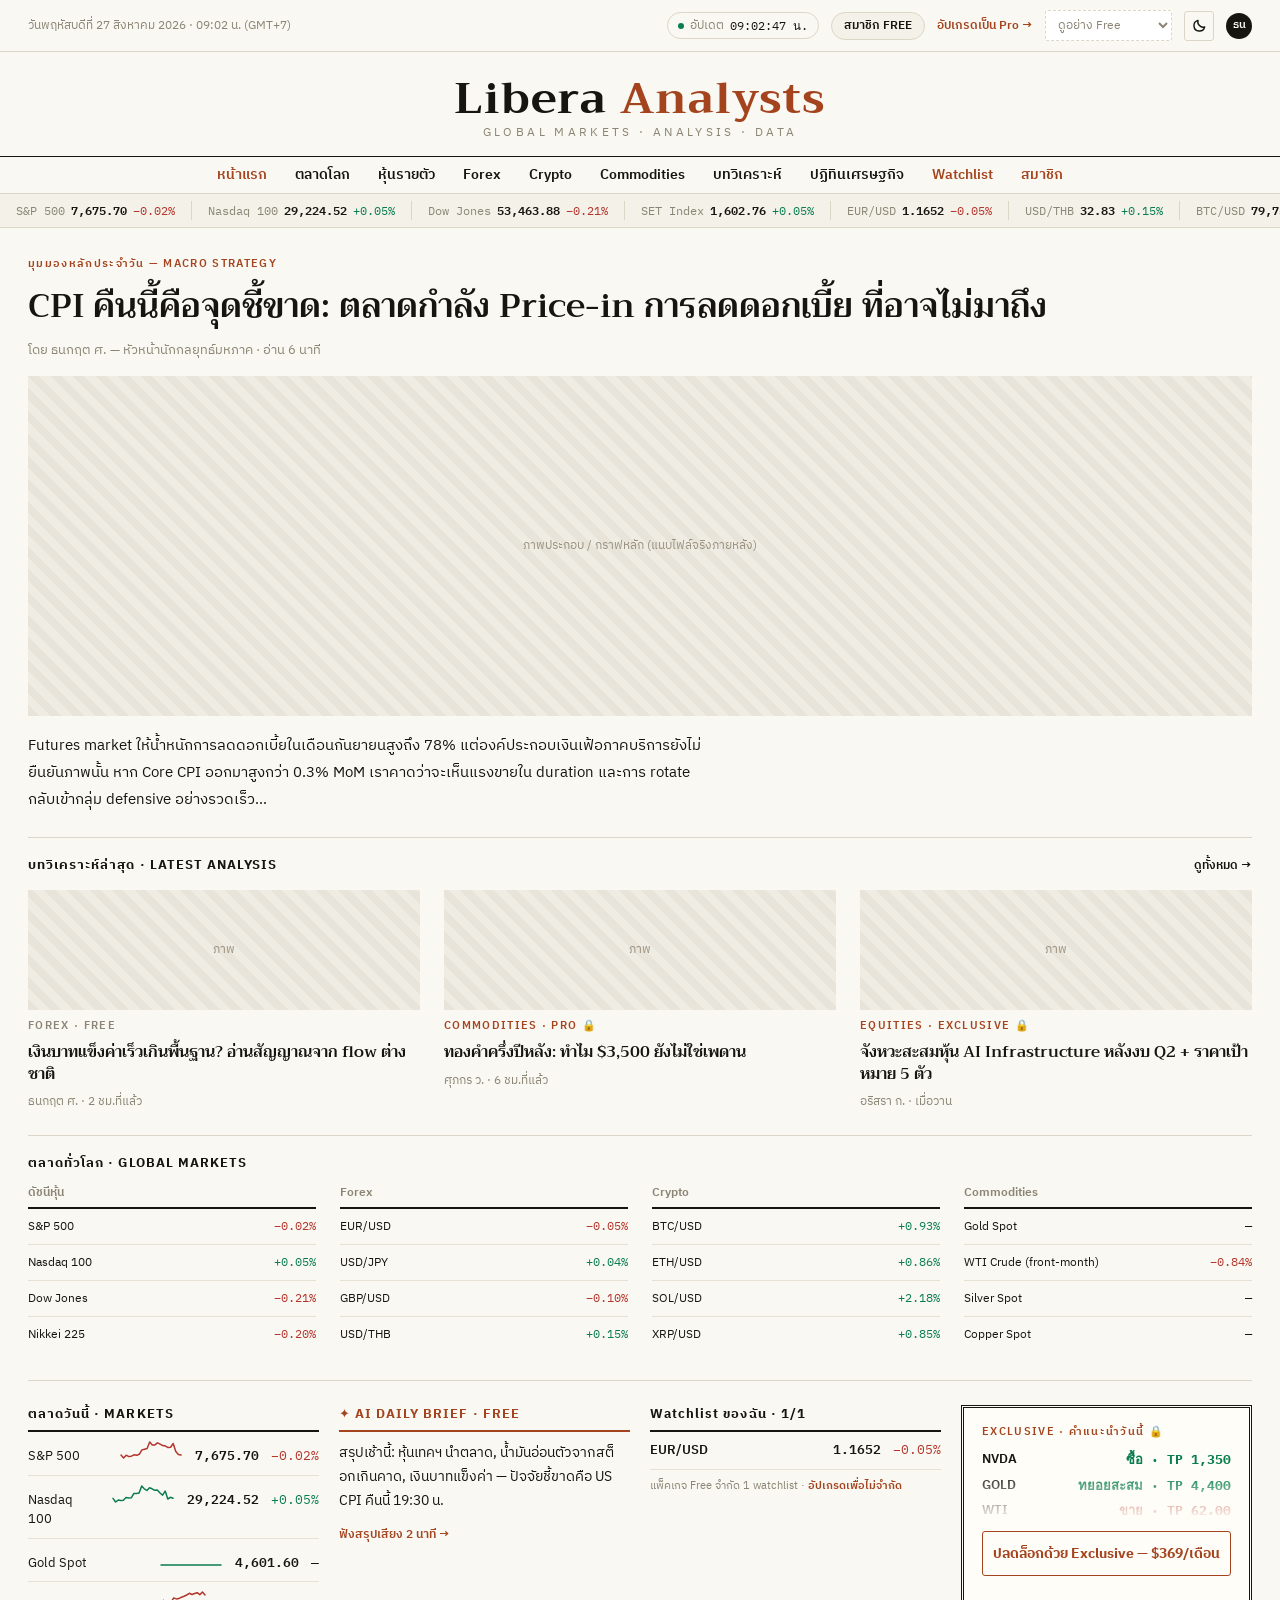
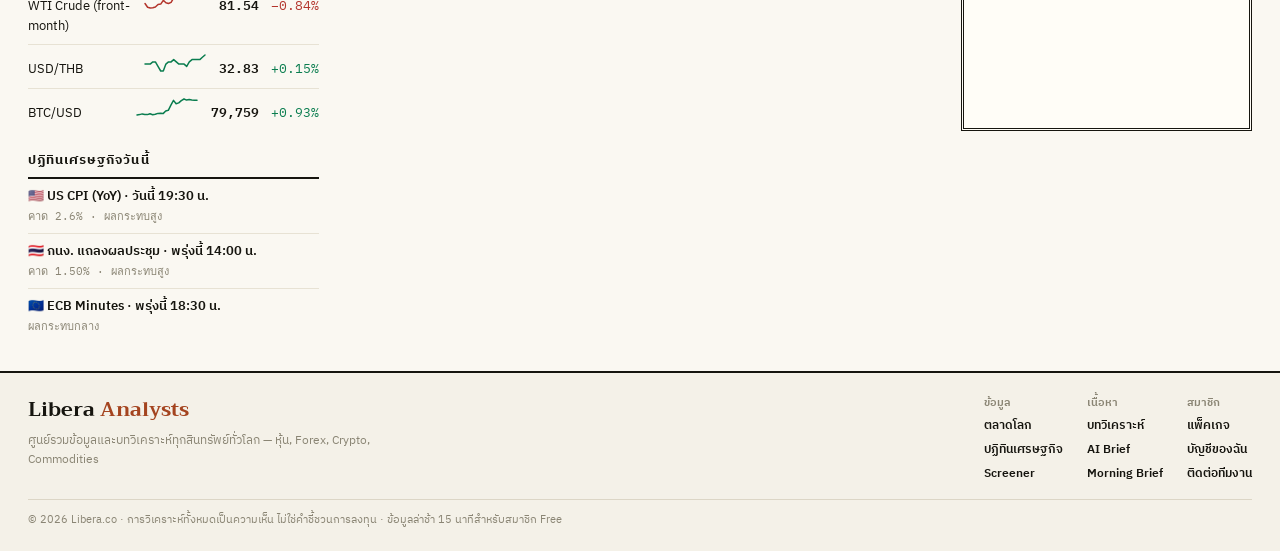
<file: index.html>
<!DOCTYPE html>
<html lang="th">
<head>
<meta charset="utf-8">
<meta name="viewport" content="width=device-width, initial-scale=1">
<title>Libera Analysts — บทวิเคราะห์และข้อมูลตลาดโลก</title>
<meta name="description" content="ศูนย์รวมข้อมูลและบทวิเคราะห์ทุกสินทรัพย์ทั่วโลก — หุ้น, Forex, Crypto, Commodities. บทวิเคราะห์จากทีมนักกลยุทธ์และ AI Daily Brief ทุกเช้า">
<meta name="color-scheme" content="light dark">

<meta property="og:title" content="Libera Analysts — บทวิเคราะห์และข้อมูลตลาดโลก">
<meta property="og:description" content="ศูนย์รวมข้อมูลและบทวิเคราะห์ทุกสินทรัพย์ทั่วโลก — หุ้น, Forex, Crypto, Commodities">
<meta property="og:type" content="website">

<link rel="icon" href="data:image/svg+xml,<svg xmlns='http://www.w3.org/2000/svg' viewBox='0 0 32 32'><rect width='32' height='32' fill='%23faf8f2'/><text x='16' y='23' font-family='Georgia,serif' font-size='22' font-weight='700' text-anchor='middle' fill='%23a4441f'>L</text></svg>">

<link rel="preconnect" href="https://fonts.googleapis.com">
<link rel="preconnect" href="https://fonts.gstatic.com" crossorigin>
<link rel="stylesheet" href="https://fonts.googleapis.com/css2?family=IBM+Plex+Sans+Thai:wght@400;500;600;700&family=IBM+Plex+Mono:wght@400;500;600&family=Trirong:wght@500;600;700&display=swap">

<link rel="stylesheet" href="./assets/css/tokens.css">
<link rel="stylesheet" href="./assets/css/base.css">
<link rel="stylesheet" href="./assets/css/layout.css">
<link rel="stylesheet" href="./assets/css/components.css">

<script>
  /* Stamp the saved theme before first paint so the page never flashes. */
  try {
    var t = localStorage.getItem('libera-theme');
    if (t) document.documentElement.dataset.theme = t;
  } catch (e) {}
</script>
</head>
<body>

<a class="skip-link" href="#main">ข้ามไปยังเนื้อหาหลัก</a>

<div class="page">
  <header id="chrome-top"></header>

  <main class="layout" id="main">
    <div class="layout__main" id="home-main">
      <p class="mut">กำลังโหลดบทวิเคราะห์…</p>
    </div>
    <aside class="layout__side" id="home-side" aria-label="ข้อมูลตลาดและสมาชิก"></aside>
  </main>

  <div id="chrome-bottom"></div>
</div>

<script type="module" src="./assets/js/home.js"></script>
</body>
</html>
</file>
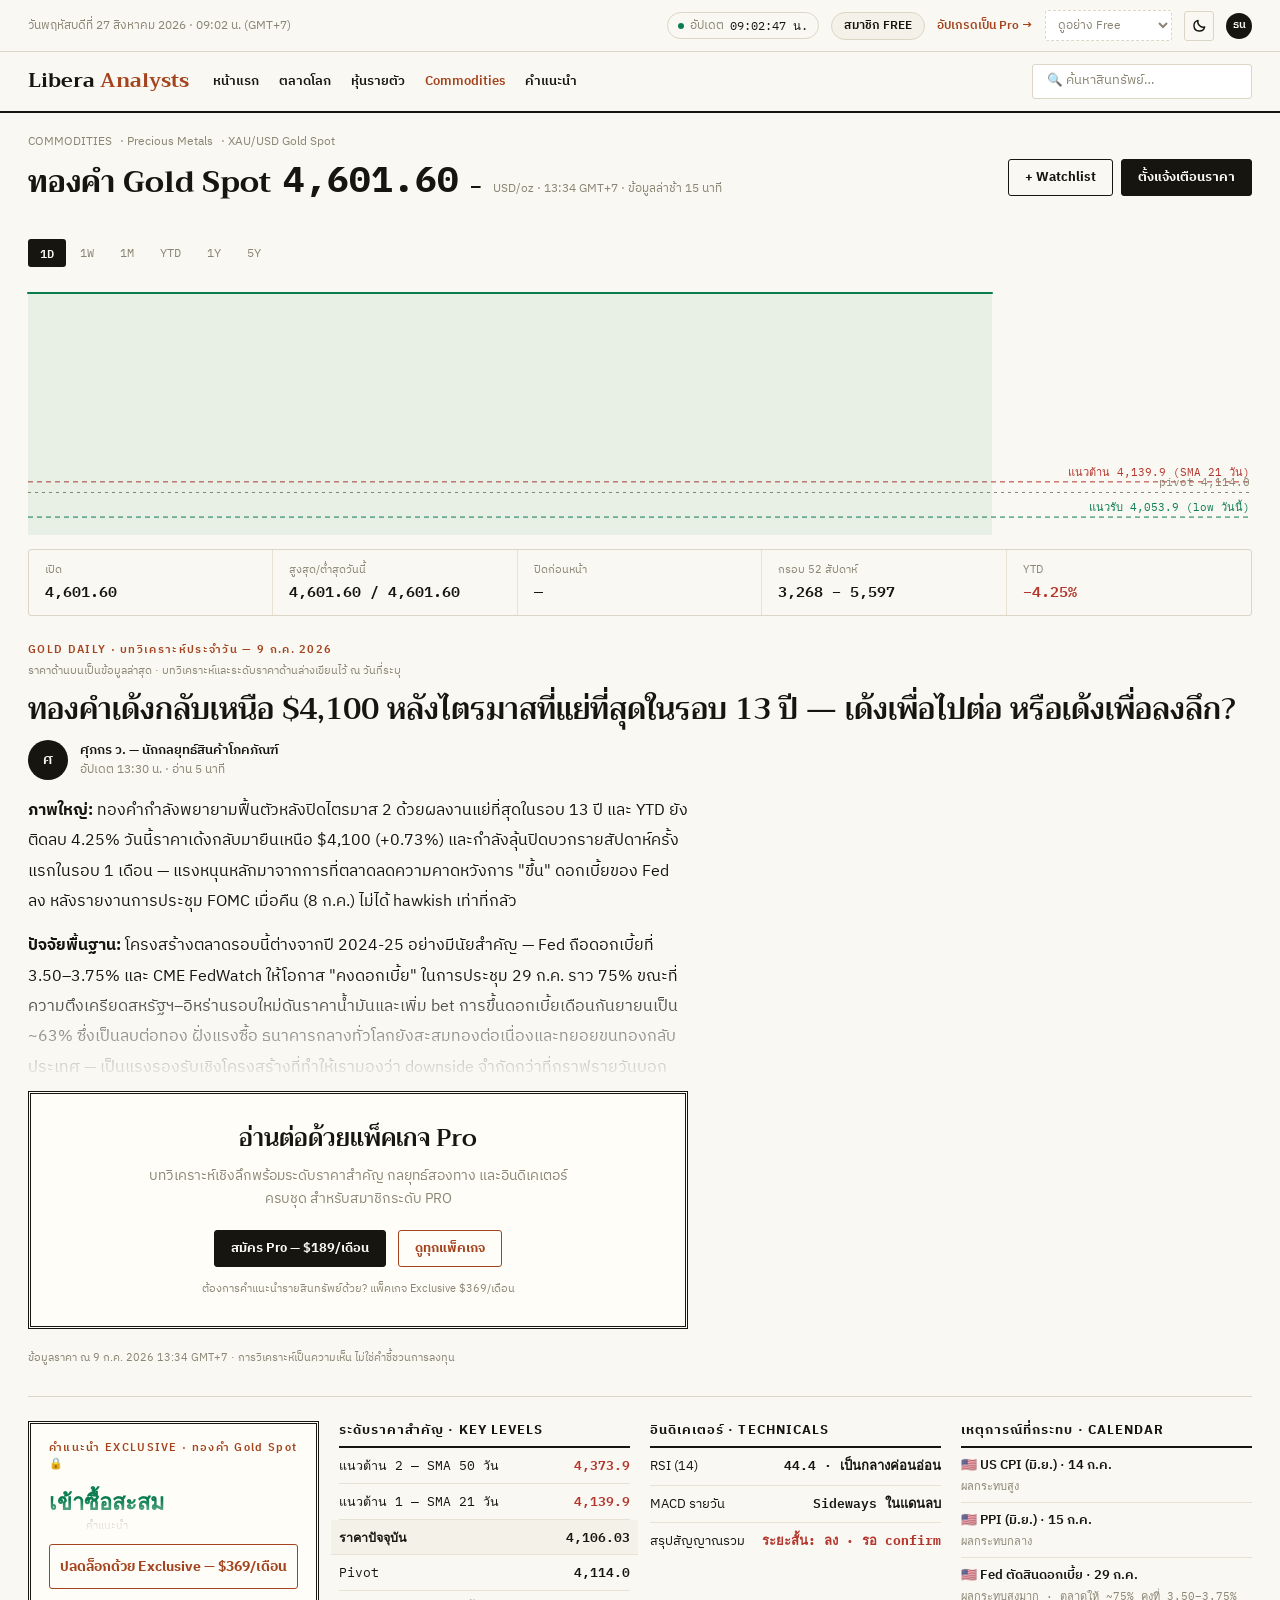
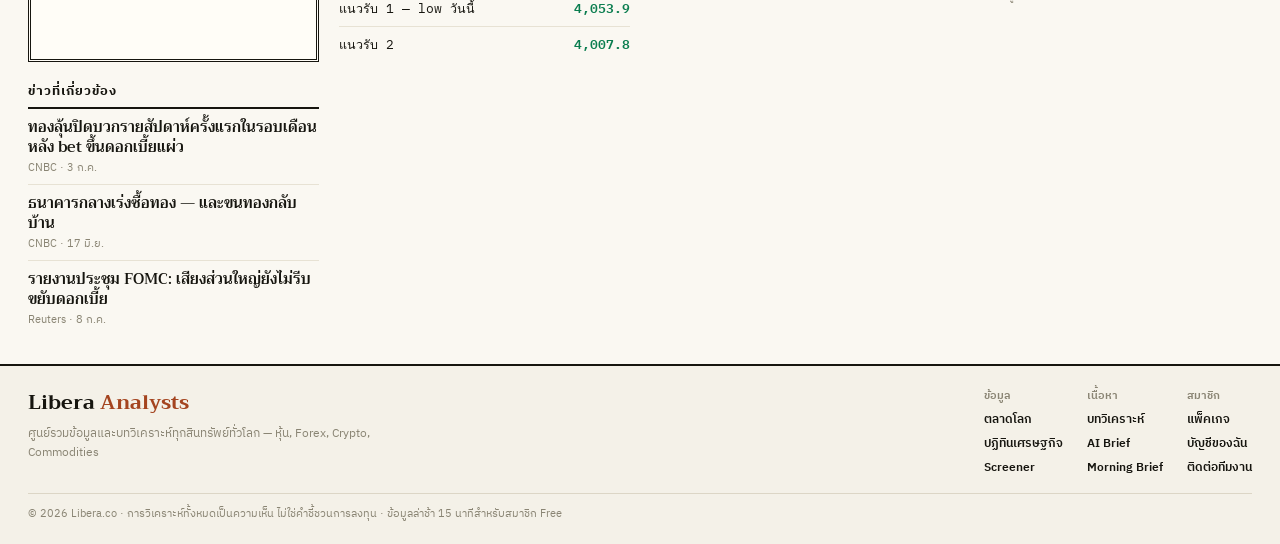
<file: analysis.html>
<!DOCTYPE html>
<html lang="th">
<head>
<meta charset="utf-8">
<meta name="viewport" content="width=device-width, initial-scale=1">
<title>บทวิเคราะห์เชิงลึก — Libera Analysts</title>
<meta name="description" content="บทวิเคราะห์รายวันเชิงลึก พร้อมระดับราคาสำคัญ อินดิเคเตอร์ และกลยุทธ์สองทาง จากทีมนักกลยุทธ์ Libera Analysts">
<meta name="color-scheme" content="light dark">

<link rel="icon" href="data:image/svg+xml,<svg xmlns='http://www.w3.org/2000/svg' viewBox='0 0 32 32'><rect width='32' height='32' fill='%23faf8f2'/><text x='16' y='23' font-family='Georgia,serif' font-size='22' font-weight='700' text-anchor='middle' fill='%23a4441f'>L</text></svg>">

<link rel="preconnect" href="https://fonts.googleapis.com">
<link rel="preconnect" href="https://fonts.gstatic.com" crossorigin>
<link rel="stylesheet" href="https://fonts.googleapis.com/css2?family=IBM+Plex+Sans+Thai:wght@400;500;600;700&family=IBM+Plex+Mono:wght@400;500;600&family=Trirong:wght@500;600;700&display=swap">

<link rel="stylesheet" href="./assets/css/tokens.css">
<link rel="stylesheet" href="./assets/css/base.css">
<link rel="stylesheet" href="./assets/css/layout.css">
<link rel="stylesheet" href="./assets/css/components.css">

<script>
  try {
    var t = localStorage.getItem('libera-theme');
    if (t) document.documentElement.dataset.theme = t;
  } catch (e) {}
</script>
</head>
<body>

<a class="skip-link" href="#main">ข้ามไปยังเนื้อหาหลัก</a>

<div class="page">
  <header id="chrome-top"></header>

  <!-- instrument header sits above the two-column grid -->
  <div id="instrument-head"></div>

  <main class="layout layout--lg-sidebar" id="main">
    <div class="layout__main" id="analysis-main">
      <p class="mut">กำลังโหลดบทวิเคราะห์…</p>
    </div>
    <aside class="layout__side" id="analysis-side" aria-label="คำแนะนำและระดับราคา"></aside>
  </main>

  <div id="chrome-bottom"></div>
</div>

<script type="module" src="./assets/js/analysis.js"></script>
</body>
</html>
</file>
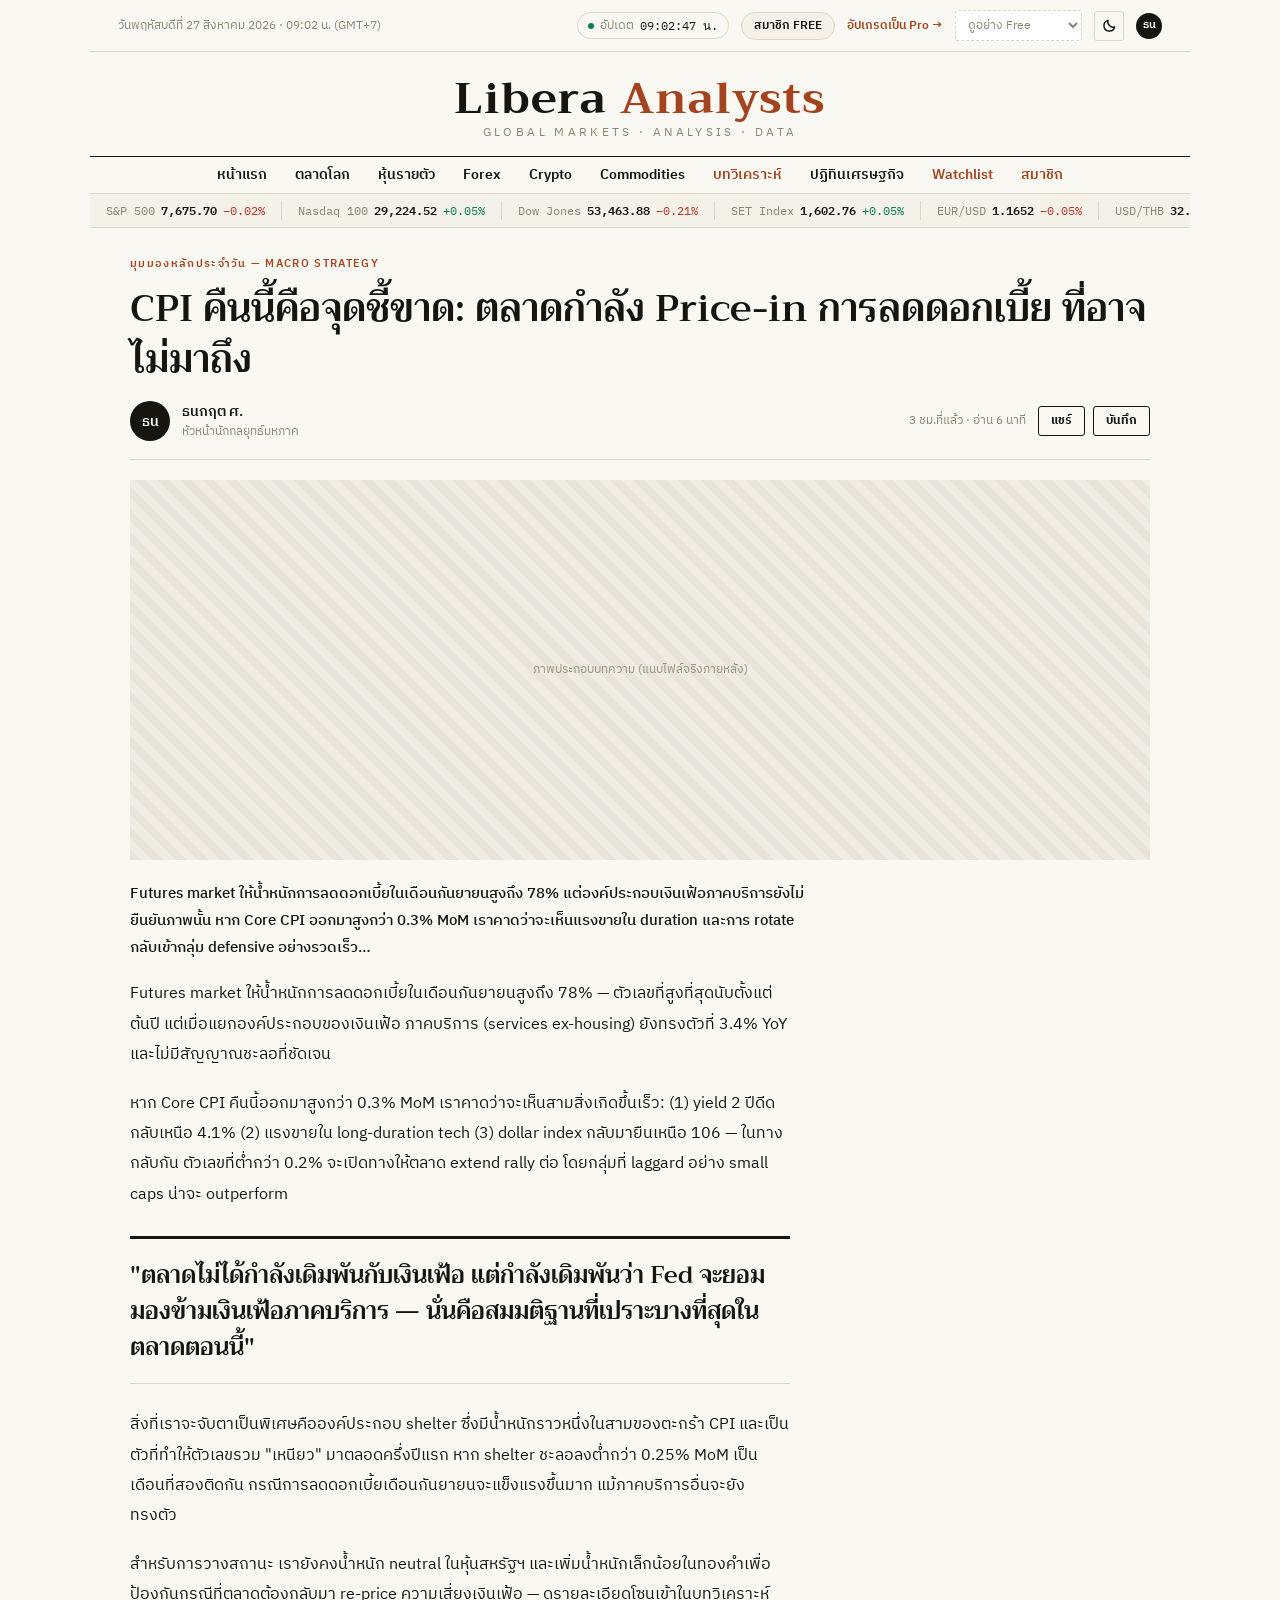
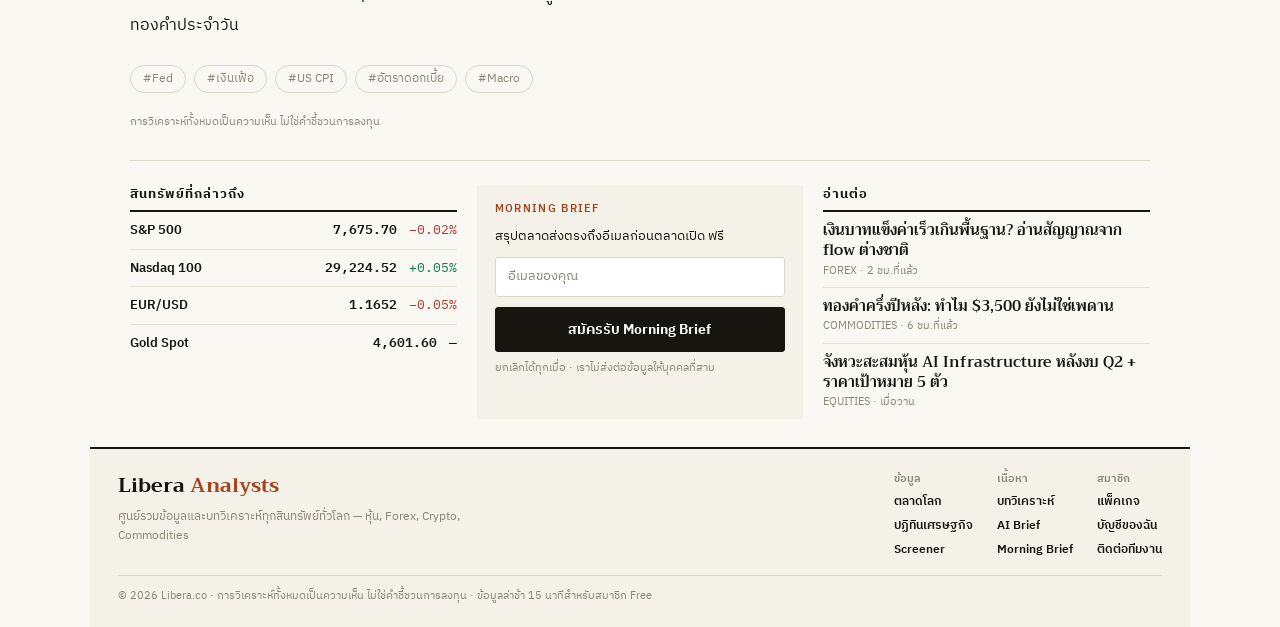
<file: article.html>
<!DOCTYPE html>
<html lang="th">
<head>
<meta charset="utf-8">
<meta name="viewport" content="width=device-width, initial-scale=1">
<title>บทวิเคราะห์ — Libera Analysts</title>
<meta name="description" content="บทวิเคราะห์เชิงลึกจากทีมนักกลยุทธ์ Libera Analysts">
<meta name="color-scheme" content="light dark">

<link rel="icon" href="data:image/svg+xml,<svg xmlns='http://www.w3.org/2000/svg' viewBox='0 0 32 32'><rect width='32' height='32' fill='%23faf8f2'/><text x='16' y='23' font-family='Georgia,serif' font-size='22' font-weight='700' text-anchor='middle' fill='%23a4441f'>L</text></svg>">

<link rel="preconnect" href="https://fonts.googleapis.com">
<link rel="preconnect" href="https://fonts.gstatic.com" crossorigin>
<link rel="stylesheet" href="https://fonts.googleapis.com/css2?family=IBM+Plex+Sans+Thai:wght@400;500;600;700&family=IBM+Plex+Mono:wght@400;500;600&family=Trirong:wght@500;600;700&display=swap">

<link rel="stylesheet" href="./assets/css/tokens.css">
<link rel="stylesheet" href="./assets/css/base.css">
<link rel="stylesheet" href="./assets/css/layout.css">
<link rel="stylesheet" href="./assets/css/components.css">

<script>
  try {
    var t = localStorage.getItem('libera-theme');
    if (t) document.documentElement.dataset.theme = t;
  } catch (e) {}
</script>
</head>
<body>

<a class="skip-link" href="#main">ข้ามไปยังเนื้อหาหลัก</a>

<div class="page page--read">
  <header id="chrome-top"></header>

  <main class="layout" id="main">
    <article class="layout__main" id="article-main">
      <p class="mut">กำลังโหลดบทความ…</p>
    </article>
    <aside class="layout__side" id="article-side" aria-label="เนื้อหาที่เกี่ยวข้อง"></aside>
  </main>

  <div id="chrome-bottom"></div>
</div>

<script type="module" src="./assets/js/article.js"></script>
</body>
</html>
</file>
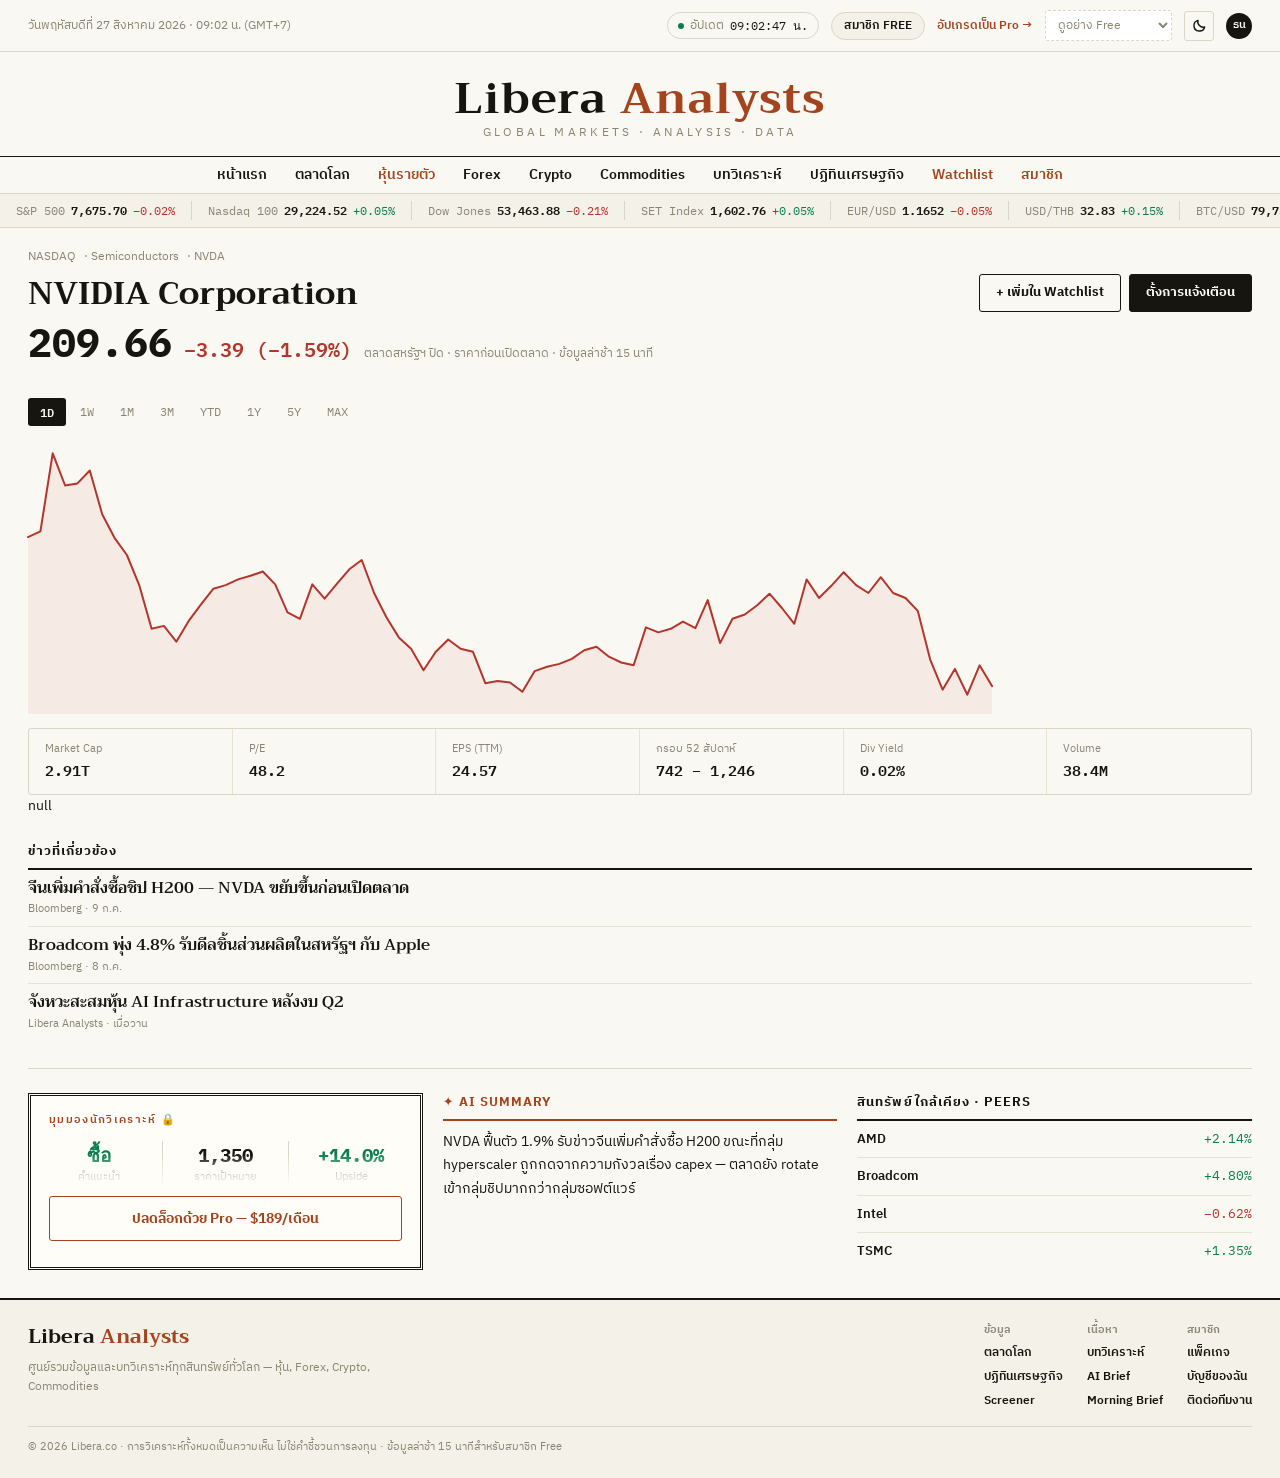
<file: asset.html>
<!DOCTYPE html>
<html lang="th">
<head>
<meta charset="utf-8">
<meta name="viewport" content="width=device-width, initial-scale=1">
<title>ข้อมูลสินทรัพย์ — Libera Analysts</title>
<meta name="description" content="ราคา สถิติ และข่าวสารรายสินทรัพย์ พร้อมมุมมองนักวิเคราะห์">
<meta name="color-scheme" content="light dark">

<link rel="icon" href="data:image/svg+xml,<svg xmlns='http://www.w3.org/2000/svg' viewBox='0 0 32 32'><rect width='32' height='32' fill='%23faf8f2'/><text x='16' y='23' font-family='Georgia,serif' font-size='22' font-weight='700' text-anchor='middle' fill='%23a4441f'>L</text></svg>">

<link rel="preconnect" href="https://fonts.googleapis.com">
<link rel="preconnect" href="https://fonts.gstatic.com" crossorigin>
<link rel="stylesheet" href="https://fonts.googleapis.com/css2?family=IBM+Plex+Sans+Thai:wght@400;500;600;700&family=IBM+Plex+Mono:wght@400;500;600&family=Trirong:wght@500;600;700&display=swap">

<link rel="stylesheet" href="./assets/css/tokens.css">
<link rel="stylesheet" href="./assets/css/base.css">
<link rel="stylesheet" href="./assets/css/layout.css">
<link rel="stylesheet" href="./assets/css/components.css">

<script>
  try {
    var t = localStorage.getItem('libera-theme');
    if (t) document.documentElement.dataset.theme = t;
  } catch (e) {}
</script>
</head>
<body>

<a class="skip-link" href="#main">ข้ามไปยังเนื้อหาหลัก</a>

<div class="page">
  <header id="chrome-top"></header>

  <div id="instrument-head"></div>
  <main class="layout layout--lg-sidebar" id="main">
    <div class="layout__main" id="asset-main">
      <p class="mut">กำลังโหลดข้อมูล…</p>
    </div>
    <aside class="layout__side" id="asset-side" aria-label="มุมมองนักวิเคราะห์"></aside>
  </main>

  <div id="chrome-bottom"></div>
</div>

<script type="module" src="./assets/js/asset.js"></script>
</body>
</html>
</file>
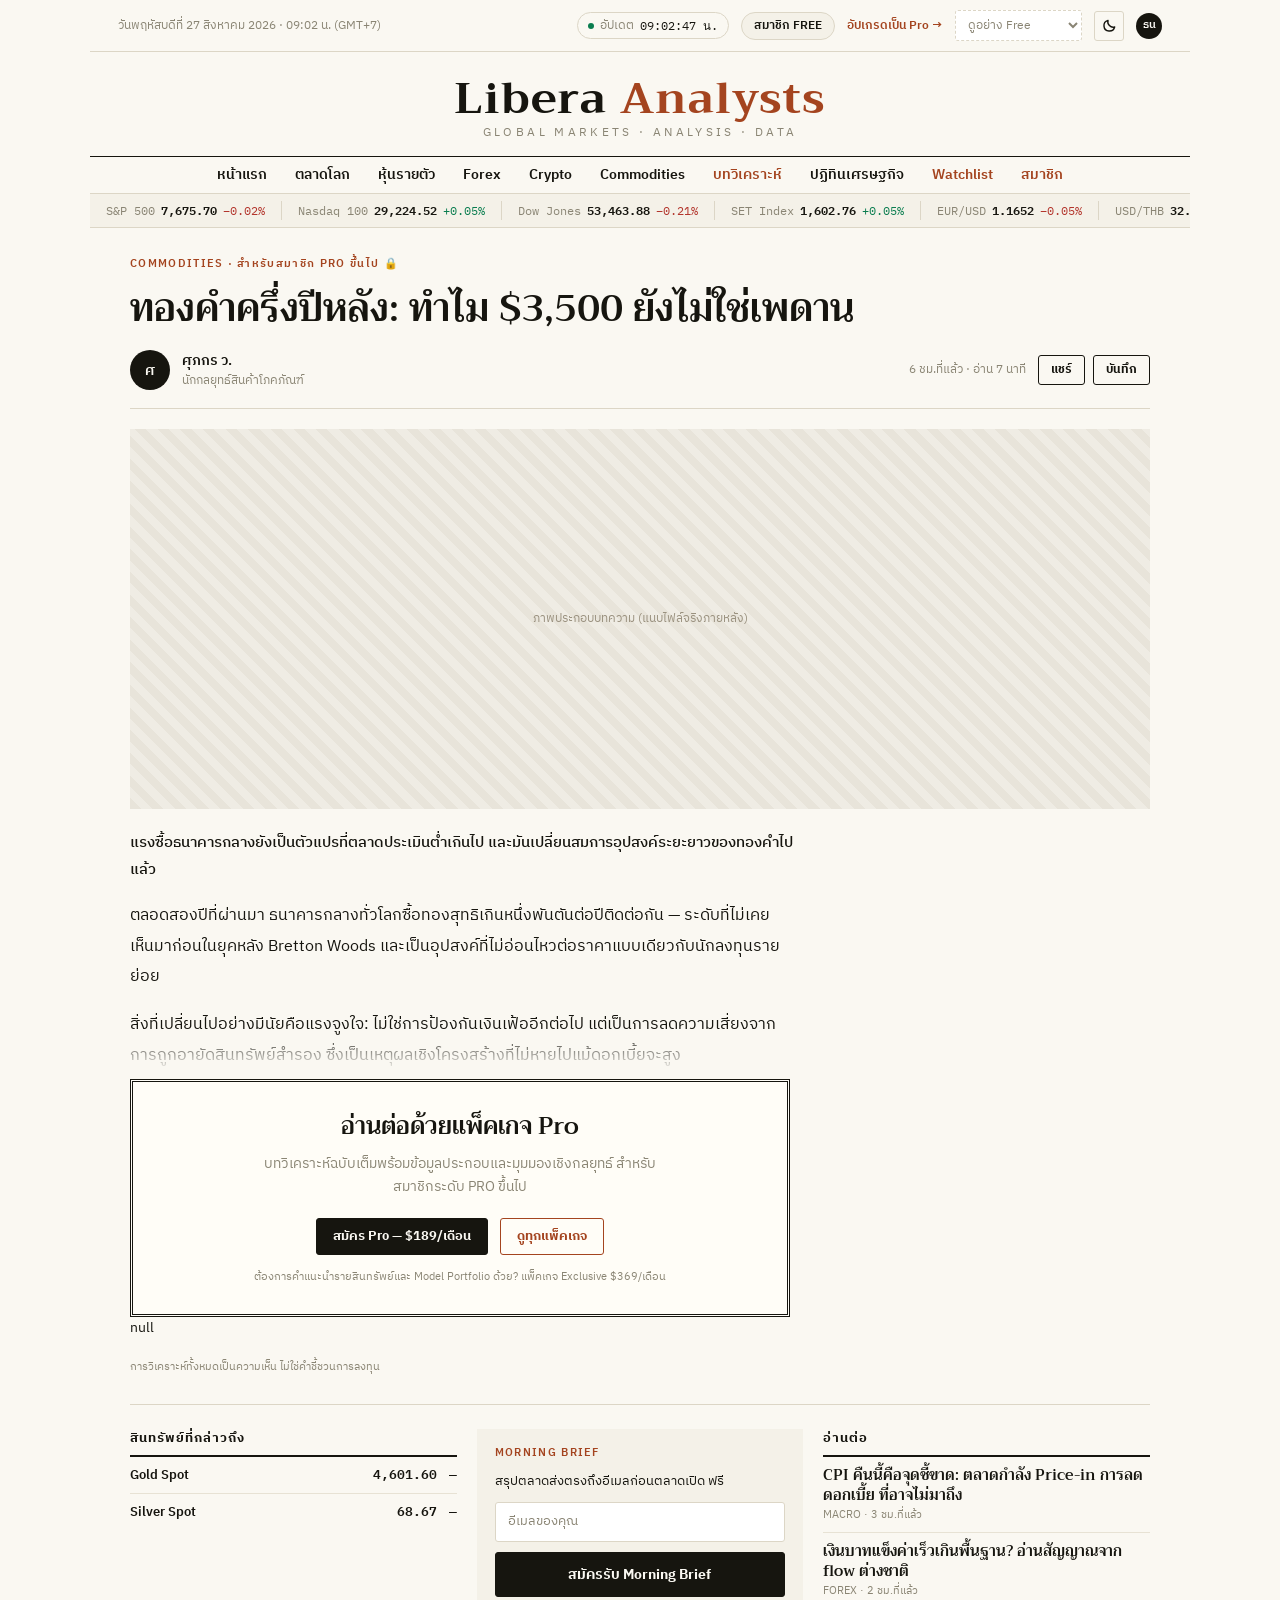
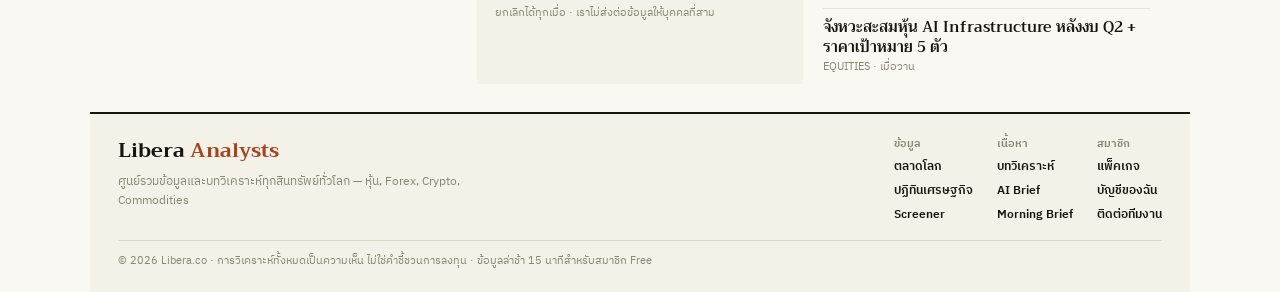
<file: paywall.html>
<!DOCTYPE html>
<html lang="th">
<head>
<meta charset="utf-8">
<meta name="viewport" content="width=device-width, initial-scale=1">
<title>บทความสำหรับสมาชิก — Libera Analysts</title>
<meta name="description" content="บทวิเคราะห์นี้สงวนสิทธิ์สำหรับสมาชิก Pro ขึ้นไป">
<meta name="color-scheme" content="light dark">

<link rel="icon" href="data:image/svg+xml,<svg xmlns='http://www.w3.org/2000/svg' viewBox='0 0 32 32'><rect width='32' height='32' fill='%23faf8f2'/><text x='16' y='23' font-family='Georgia,serif' font-size='22' font-weight='700' text-anchor='middle' fill='%23a4441f'>L</text></svg>">

<link rel="preconnect" href="https://fonts.googleapis.com">
<link rel="preconnect" href="https://fonts.gstatic.com" crossorigin>
<link rel="stylesheet" href="https://fonts.googleapis.com/css2?family=IBM+Plex+Sans+Thai:wght@400;500;600;700&family=IBM+Plex+Mono:wght@400;500;600&family=Trirong:wght@500;600;700&display=swap">

<link rel="stylesheet" href="./assets/css/tokens.css">
<link rel="stylesheet" href="./assets/css/base.css">
<link rel="stylesheet" href="./assets/css/layout.css">
<link rel="stylesheet" href="./assets/css/components.css">

<script>
  try {
    var t = localStorage.getItem('libera-theme');
    if (t) document.documentElement.dataset.theme = t;
  } catch (e) {}
</script>
</head>
<body>

<a class="skip-link" href="#main">ข้ามไปยังเนื้อหาหลัก</a>

<div class="page page--read">
  <header id="chrome-top"></header>

  <main class="layout" id="main">
    <article class="layout__main" id="paywall-main">
      <p class="mut">กำลังโหลด…</p>
    </article>
    <aside class="layout__side" id="paywall-side" aria-label="เนื้อหาที่เกี่ยวข้อง"></aside>
  </main>

  <div id="chrome-bottom"></div>
</div>

<script type="module" src="./assets/js/paywall.js"></script>
</body>
</html>
</file>
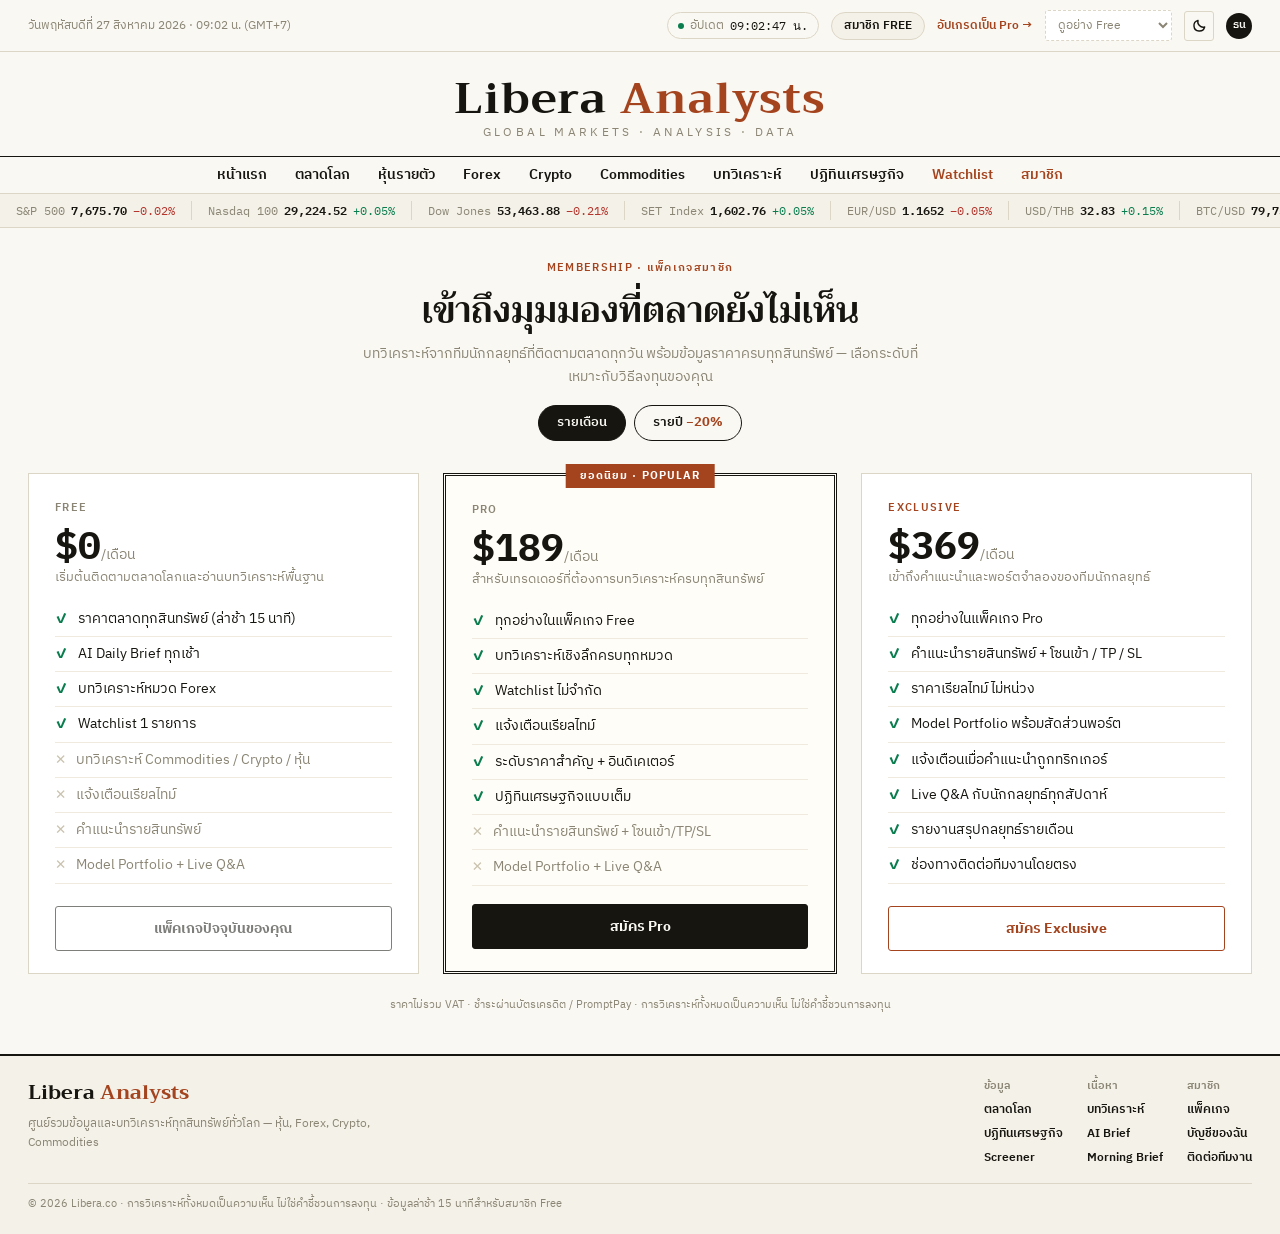
<file: pricing.html>
<!DOCTYPE html>
<html lang="th">
<head>
<meta charset="utf-8">
<meta name="viewport" content="width=device-width, initial-scale=1">
<title>แพ็คเกจสมาชิก — Libera Analysts</title>
<meta name="description" content="เลือกแพ็คเกจที่เหมาะกับคุณ — Free, Pro $189/เดือน หรือ Exclusive $369/เดือน พร้อมคำแนะนำรายสินทรัพย์และ Model Portfolio">
<meta name="color-scheme" content="light dark">

<link rel="icon" href="data:image/svg+xml,<svg xmlns='http://www.w3.org/2000/svg' viewBox='0 0 32 32'><rect width='32' height='32' fill='%23faf8f2'/><text x='16' y='23' font-family='Georgia,serif' font-size='22' font-weight='700' text-anchor='middle' fill='%23a4441f'>L</text></svg>">

<link rel="preconnect" href="https://fonts.googleapis.com">
<link rel="preconnect" href="https://fonts.gstatic.com" crossorigin>
<link rel="stylesheet" href="https://fonts.googleapis.com/css2?family=IBM+Plex+Sans+Thai:wght@400;500;600;700&family=IBM+Plex+Mono:wght@400;500;600&family=Trirong:wght@500;600;700&display=swap">

<link rel="stylesheet" href="./assets/css/tokens.css">
<link rel="stylesheet" href="./assets/css/base.css">
<link rel="stylesheet" href="./assets/css/layout.css">
<link rel="stylesheet" href="./assets/css/components.css">

<script>
  try {
    var t = localStorage.getItem('libera-theme');
    if (t) document.documentElement.dataset.theme = t;
  } catch (e) {}
</script>
</head>
<body>

<a class="skip-link" href="#main">ข้ามไปยังเนื้อหาหลัก</a>

<div class="page page--pricing">
  <header id="chrome-top"></header>

  <main id="main">
    <div id="pricing-head"></div>
    <div style="padding:24px var(--page-pad) 40px">
      <div class="plans" id="plans"><p class="mut">กำลังโหลดแพ็คเกจ…</p></div>
      <p class="disclaimer" id="pricing-note" style="text-align:center;margin:22px auto 0;max-width:720px"></p>
    </div>
  </main>

  <div id="chrome-bottom"></div>
</div>

<script type="module" src="./assets/js/pricing.js"></script>
</body>
</html>
</file>
<file: assets/css/tokens.css>
/* ==========================================================================
   Libera Analysts — design tokens

   Two themes over one component tree:
     · Editorial (light)  — the primary direction. Warm newsprint ground.
     · Terminal  (dark)   — option 1a from the canvas, kept as the dark mode.

   Dark values are declared under BOTH the OS media query and the
   [data-theme="dark"] scope so the in-page toggle wins in either direction.
   ========================================================================== */

:root {
  color-scheme: light;

  /* -- ground ------------------------------------------------------------ */
  --bg:            #faf8f2;   /* page — warm off-white newsprint */
  --bg-sunken:     #f4f1e8;   /* ticker strip, stat blocks, footer */
  --bg-raised:     #fffdf7;   /* double-border boxes: analyst call, upsell */
  --surface:       #ffffff;   /* cards, inputs */

  /* -- ink --------------------------------------------------------------- */
  --ink:           #16150f;   /* primary text, primary buttons, rules */
  --ink-muted:     #8a8574;   /* secondary text, labels, timestamps */
  --ink-faint:     #c9c2af;   /* disabled / unavailable feature marks */
  --ink-on-dark:   #faf8f2;   /* text on an ink-filled ground */

  /* -- lines ------------------------------------------------------------- */
  --border:        #dcd6c6;   /* primary hairlines, masthead rules */
  --border-soft:   #e7e2d4;   /* table row dividers, stat dividers */
  --border-softer: #efeadd;   /* feature-list dividers inside cards */

  /* -- meaning ----------------------------------------------------------- */
  --accent:        #a4441f;   /* kickers, active nav, Exclusive, links of consequence */
  --accent-ink:    #ffffff;   /* text on an accent-filled ground */
  --up:            #0a7d4f;   /* positive change, Buy calls, support levels */
  --down:          #b3352c;   /* negative change, Sell calls, resistance levels */
  --gold:          #d4a72c;   /* Exclusive Live Q&A CTA on dark ground */

  /* placeholder hatch — every .ph block is a slot for real art */
  --ph-a:          #e8e4da;
  --ph-b:          #efece4;
  --ph-ink:        #9a917f;

  /* -- type -------------------------------------------------------------- */
  --font-sans:  'IBM Plex Sans Thai', system-ui, -apple-system, 'Segoe UI', sans-serif;
  --font-serif: 'Trirong', Georgia, 'Times New Roman', serif;
  --font-mono:  'IBM Plex Mono', ui-monospace, Menlo, Consolas, monospace;

  /* -- shape ------------------------------------------------------------- */
  --radius:      3px;    /* buttons, inputs, stat blocks, chips */
  --radius-pill: 20px;   /* pills, badges, tags */
  --radius-panel: 3px;   /* Terminal raises this to 6px */

  /* -- measure ----------------------------------------------------------- */
  --page-w:      1440px;
  --page-pad:    28px;
  --read-w:      1100px;   /* article-reading layout */
  --body-w:      660px;    /* body copy max-width */
  --sidebar-w:   380px;
  --sidebar-w-lg: 400px;   /* asset & analysis pages */
  --col-gap:     32px;

  /* Depth comes from rules and background tints — no shadows anywhere. */
  --shadow: none;
}

/* -------------------------------------------------------- Terminal dark -- */

@media (prefers-color-scheme: dark) {
  :root:where(:not([data-theme="light"])) {
    color-scheme: dark;

    --bg:            #0c0f16;
    --bg-sunken:     #0a0d13;
    --bg-raised:     #121722;
    --surface:       #121722;

    --ink:           #e8ecf4;
    --ink-muted:     #7d8798;
    --ink-faint:     #4a5464;
    --ink-on-dark:   #0c0f16;

    --border:        #1f2734;
    --border-soft:   #181f2b;
    --border-softer: #161c26;

    --accent:        #d4a72c;   /* Terminal's accent is the gold */
    --accent-ink:    #0c0f16;
    --up:            #00d26a;
    --down:          #ff4d5e;
    --gold:          #d4a72c;

    --ph-a:          #161c26;
    --ph-b:          #1b2230;
    --ph-ink:        #566072;

    --radius-panel:  6px;
  }
}

:root[data-theme="dark"] {
  color-scheme: dark;

  --bg:            #0c0f16;
  --bg-sunken:     #0a0d13;
  --bg-raised:     #121722;
  --surface:       #121722;

  --ink:           #e8ecf4;
  --ink-muted:     #7d8798;
  --ink-faint:     #4a5464;
  --ink-on-dark:   #0c0f16;

  --border:        #1f2734;
  --border-soft:   #181f2b;
  --border-softer: #161c26;

  --accent:        #d4a72c;
  --accent-ink:    #0c0f16;
  --up:            #00d26a;
  --down:          #ff4d5e;
  --gold:          #d4a72c;

  --ph-a:          #161c26;
  --ph-b:          #1b2230;
  --ph-ink:        #566072;

  --radius-panel:  6px;
}
</file>
<file: assets/css/base.css>
/* ==========================================================================
   Libera Analysts — reset, typography scale, shared primitives
   ========================================================================== */

*, *::before, *::after { box-sizing: border-box; }

html { -webkit-text-size-adjust: 100%; }

body {
  margin: 0;
  background: var(--bg);
  color: var(--ink);
  font-family: var(--font-sans);
  font-size: 14px;
  line-height: 1.5;
  -webkit-font-smoothing: antialiased;
}

h1, h2, h3, h4, p, figure, blockquote, ul, ol { margin: 0; }
ul, ol { padding: 0; list-style: none; }
img { max-width: 100%; display: block; }
button { font: inherit; color: inherit; background: none; border: 0; cursor: pointer; }

/* Links inherit the palette — never a browser-default blue. */
a { color: var(--ink); text-decoration: none; }
a:hover { color: var(--accent); }
a.accent { color: var(--accent); }
a.accent:hover { color: var(--ink); }

:focus-visible {
  outline: 2px solid var(--accent);
  outline-offset: 2px;
}

.visually-hidden {
  position: absolute; width: 1px; height: 1px;
  margin: -1px; padding: 0; overflow: hidden;
  clip-path: inset(50%); white-space: nowrap;
}

.skip-link {
  position: absolute; left: 12px; top: -60px; z-index: 100;
  background: var(--ink); color: var(--ink-on-dark);
  padding: 10px 16px; border-radius: var(--radius);
  transition: top .15s ease;
}
.skip-link:focus { top: 8px; color: var(--ink-on-dark); }

/* ------------------------------------------------------------- type ----- */

.serif { font-family: var(--font-serif); }

/* Every number wears the mono face — prices, %, times, tickers, levels. */
.num { font-family: var(--font-mono); font-variant-numeric: tabular-nums; }

.hl {
  font-family: var(--font-serif);
  font-weight: 600;
  line-height: 1.35;
}

.kicker {
  font-size: 11px;
  font-weight: 600;
  letter-spacing: .12em;
  color: var(--accent);
}
.kicker--mut { color: var(--ink-muted); }

/* 13px/700 with a 2px bottom rule — the standard section header */
.section-head {
  font-size: 13px;
  font-weight: 700;
  letter-spacing: .08em;
  padding-bottom: 6px;
  border-bottom: 2px solid var(--ink);
}
.section-head--accent { color: var(--accent); border-bottom-color: var(--accent); }

.section-head-row {
  display: flex; align-items: center; justify-content: space-between;
  gap: 16px;
}
.section-head-row .section-head { border-bottom: 0; padding-bottom: 0; }

.mut { color: var(--ink-muted); }
.up { color: var(--up); }
.down { color: var(--down); }

.body-copy {
  font-size: 16px;
  line-height: 1.9;
  max-width: var(--body-w);
}
.body-copy p + p { margin-top: 18px; }
.body-copy strong { font-weight: 700; }

.standfirst {
  font-size: 15px;
  line-height: 1.8;
  max-width: 680px;
}

.pull {
  font-family: var(--font-serif);
  font-size: 24px;
  font-weight: 600;
  line-height: 1.5;
  border-top: 3px solid var(--ink);
  border-bottom: 1px solid var(--border);
  padding: 18px 0;
  margin: 26px 0;
  max-width: var(--body-w);
}

.rule { border-top: 1px solid var(--border); }

.byline {
  font-size: 13px;
  color: var(--ink-muted);
}

.micro { font-size: 11px; color: var(--ink-muted); }

/* --------------------------------------------------------- primitives --- */

/* Image slot. Sizes and aspect ratios here are load-bearing for the layout. */
.ph {
  background: repeating-linear-gradient(45deg,
    var(--ph-a), var(--ph-a) 8px, var(--ph-b) 8px, var(--ph-b) 16px);
  display: flex; align-items: center; justify-content: center;
  color: var(--ph-ink); font-size: 12px; text-align: center;
  padding: 8px;
}

/* Key/value row with a hairline underneath — the workhorse list row. */
.srow {
  display: flex; align-items: baseline; justify-content: space-between;
  gap: 12px;
  padding: 8px 0;
  border-bottom: 1px solid var(--border-soft);
  font-size: 13px;
}
.srow:last-child { border-bottom: 0; }
.srow--stack { flex-direction: column; align-items: flex-start; gap: 2px; }
.srow__vals { display: flex; align-items: baseline; gap: 12px; }

/* Buttons ------------------------------------------------------------- */

.btn {
  display: inline-flex; align-items: center; justify-content: center; gap: 6px;
  padding: 8px 16px;
  font-size: 13px; font-weight: 700;
  border: 1px solid var(--ink);
  border-radius: var(--radius);
  color: var(--ink);
  background: transparent;
  transition: background .12s ease, color .12s ease;
  white-space: nowrap;
}
.btn:hover { background: var(--ink); color: var(--ink-on-dark); }

.btn--fill { background: var(--ink); color: var(--ink-on-dark); }
.btn--fill:hover { filter: brightness(1.25); }

.btn--accent { border-color: var(--accent); color: var(--accent); }
.btn--accent:hover { background: var(--accent); color: var(--accent-ink); }

.btn--gold { border-color: var(--gold); background: var(--gold); color: #16150f; }
.btn--gold:hover { filter: brightness(1.08); }

.btn--block { display: flex; width: 100%; padding: 11px 0; font-size: 14px; }
.btn--sm { padding: 5px 12px; font-size: 12px; }

/* Pills, tags, badges -------------------------------------------------- */

.pill {
  display: inline-block;
  padding: 4px 12px;
  border-radius: var(--radius-pill);
  border: 1px solid var(--border);
  background: var(--bg-sunken);
  font-size: 12px; font-weight: 600;
}
.pill--ink   { background: var(--ink);    color: var(--ink-on-dark); border-color: var(--ink); }
.pill--accent{ background: var(--accent); color: var(--accent-ink);  border-color: var(--accent); }

.tag {
  display: inline-block;
  padding: 4px 12px;
  border: 1px solid var(--border);
  border-radius: var(--radius-pill);
  font-size: 12px;
  color: var(--ink-muted);
}
.tag:hover { color: var(--accent); border-color: var(--accent); }

.avatar {
  width: 26px; height: 26px; flex: none;
  border-radius: 50%;
  background: var(--ink); color: var(--ink-on-dark);
  display: grid; place-items: center;
  font-size: 11px; font-weight: 600;
}
.avatar--lg { width: 40px; height: 40px; font-size: 14px; }

/* The signature treatment for high-value boxes. */
.framed {
  border: 3px double var(--ink);
  background: var(--bg-raised);
  padding: 16px 18px;
}

/* Locked content: presentation only. The server truncates the real payload. */
.masked {
  -webkit-mask-image: linear-gradient(180deg, #000 30%, transparent);
  mask-image: linear-gradient(180deg, #000 30%, transparent);
}

/* Layout helpers ------------------------------------------------------- */

.stack { display: flex; flex-direction: column; }
.stack-2  { gap: 2px; }  .stack-4  { gap: 4px; }
.stack-6  { gap: 6px; }  .stack-8  { gap: 8px; }
.stack-10 { gap: 10px; } .stack-12 { gap: 12px; }
.stack-16 { gap: 16px; } .stack-20 { gap: 20px; }
.stack-24 { gap: 24px; }

.row { display: flex; align-items: center; }
.row--between { justify-content: space-between; }
.row--baseline { align-items: baseline; }
.row-6  { gap: 6px; }  .row-8  { gap: 8px; }
.row-12 { gap: 12px; } .row-16 { gap: 16px; }
.row-24 { gap: 24px; }

@media (prefers-reduced-motion: reduce) {
  *, *::before, *::after {
    animation-duration: .01ms !important;
    animation-iteration-count: 1 !important;
    transition-duration: .01ms !important;
  }
}
</file>
<file: assets/css/layout.css>
/* ==========================================================================
   Libera Analysts — page chrome & layout
   Utility bar · masthead · nav · ticker tape · page grid · footer
   ========================================================================== */

.page {
  max-width: var(--page-w);
  margin: 0 auto;
  background: var(--bg);
}

/* --------------------------------------------------------- utility bar -- */

.utility {
  display: flex; align-items: center; justify-content: space-between;
  gap: 16px; flex-wrap: wrap;
  padding: 10px var(--page-pad);
  border-bottom: 1px solid var(--border);
  font-size: 12px;
}
.utility__right { display: flex; align-items: center; gap: 12px; }

/* Realtime dot — Exclusive only; Free/Pro see the delayed note instead. */
.realtime {
  display: inline-flex; align-items: center; gap: 6px;
  color: var(--up); font-weight: 600;
}
.realtime::before {
  content: ""; width: 7px; height: 7px; border-radius: 50%;
  background: currentColor;
}

.icon-btn {
  display: inline-grid; place-items: center;
  width: 30px; height: 30px; flex: none;
  border: 1px solid var(--border);
  border-radius: var(--radius);
  color: var(--ink);
  transition: background .12s ease, color .12s ease;
}
.icon-btn:hover { background: var(--ink); color: var(--ink-on-dark); }
.icon-btn svg { display: block; }

/* ------------------------------------------------------------ masthead -- */

.masthead {
  text-align: center;
  padding: 22px 0 14px;
}
.masthead__word {
  font-family: var(--font-serif);
  font-weight: 700;
  font-size: 44px;
  letter-spacing: .02em;
  line-height: 1.1;
  color: var(--ink);
}
.masthead__word span { color: var(--accent); }
.masthead__sub {
  font-size: 12px;
  letter-spacing: .28em;
  color: var(--ink-muted);
  margin-top: 2px;
}

/* ----------------------------------------------------------------- nav -- */

.mainnav {
  display: flex; align-items: center; justify-content: center;
  gap: 28px;
  height: 38px;
  border-top: 1px solid var(--ink);
  border-bottom: 1px solid var(--border);
  font-size: 13.5px; font-weight: 600;
}
.mainnav a { color: var(--ink); white-space: nowrap; }
.mainnav a:hover { color: var(--accent); }
.mainnav a.is-accent { color: var(--accent); }
.mainnav a.is-accent:hover { color: var(--ink); }
.mainnav a[aria-current="page"] { color: var(--accent); }

/* The hamburger row only exists below the mobile breakpoint. */
.nav-wrap { display: none; }
.nav-toggle { display: none; }

/* Freshness stamp — when prices last reloaded, and a manual refresh. */
.freshness {
  display: inline-flex; align-items: center; gap: 6px;
  padding: 4px 10px;
  font-size: 11.5px;
  border: 1px solid var(--border);
  border-radius: var(--radius-pill);
  color: var(--ink-muted);
  white-space: nowrap;
}
.freshness:hover { color: var(--ink); border-color: var(--ink-muted); }
.freshness__time { font-family: var(--font-mono); color: var(--ink); }

.freshness__dot {
  width: 6px; height: 6px; border-radius: 50%;
  background: var(--up); flex: none;
}
.freshness[data-busy="true"] .freshness__dot { animation: pulse-dot 1s ease-in-out infinite; }
.freshness[data-stale="true"] .freshness__dot { background: var(--down); }
.freshness[data-stale="true"] .freshness__time { color: var(--down); }

@keyframes pulse-dot { 50% { opacity: .25; } }

@media (max-width: 720px) { .freshness { display: none; } }

/* Membership preview switch — a review affordance, not production UI. */
.select-tier {
  padding: 4px 8px;
  font: inherit; font-size: 11.5px;
  color: var(--ink-muted);
  background: var(--surface);
  border: 1px dashed var(--border);
  border-radius: var(--radius);
  cursor: pointer;
}
.select-tier:hover { color: var(--ink); border-color: var(--ink-muted); }

/* Compact inline header used on the analysis pages (.ihd in the canvas) */
.inline-header {
  display: flex; align-items: center; justify-content: space-between;
  gap: 20px;
  padding: 12px var(--page-pad);
  border-bottom: 2px solid var(--ink);
}
.inline-header__word {
  font-family: var(--font-serif); font-weight: 700; font-size: 20px;
}
.inline-header__word span { color: var(--accent); }
.inline-header nav {
  display: flex; gap: 20px;
  font-size: 13px; font-weight: 600;
}

/* --------------------------------------------------------- ticker tape -- */

.ticker {
  height: 34px;
  border-bottom: 1px solid var(--border);
  background: var(--bg-sunken);
  overflow: hidden;
  position: relative;
}
.ticker__track {
  display: flex; align-items: center;
  height: 100%;
  width: max-content;
  animation: ticker-scroll 60s linear infinite;
}
.ticker:hover .ticker__track,
.ticker:focus-within .ticker__track { animation-play-state: paused; }

@keyframes ticker-scroll {
  from { transform: translateX(0); }
  to   { transform: translateX(-50%); }   /* the track holds two copies */
}
@media (prefers-reduced-motion: reduce) {
  .ticker__track { animation: none; }
  .ticker { overflow-x: auto; }
}

.ticker__item {
  display: flex; align-items: baseline; gap: 6px;
  padding: 0 16px;
  border-right: 1px solid var(--border);
  white-space: nowrap;
  font-size: 12px;
  font-family: var(--font-mono);
  font-variant-numeric: tabular-nums;
}
.ticker__sym { color: var(--ink-muted); }
.ticker__last { font-weight: 600; }

/* Brief tint on tick, then decay. Suppressed under reduced-motion. */
.tick-flash { animation: tick-flash .9s ease-out; }
.tick-flash--up   { --flash: color-mix(in srgb, var(--up) 22%, transparent); }
.tick-flash--down { --flash: color-mix(in srgb, var(--down) 22%, transparent); }
@keyframes tick-flash {
  from { background: var(--flash); }
  to   { background: transparent; }
}

/* ----------------------------------------------------------- page grid -- */

.layout {
  display: grid;
  grid-template-columns: 1fr var(--sidebar-w);
  column-gap: var(--col-gap);
  padding: 28px var(--page-pad);
  align-items: start;
}
.layout--lg-sidebar { grid-template-columns: 1fr var(--sidebar-w-lg); }

/* The main column carries the divider rule on its right edge. */
.layout__main {
  border-right: 1px solid var(--border);
  padding-right: var(--col-gap);
  min-width: 0;
}
.layout__side { display: flex; flex-direction: column; gap: 20px; min-width: 0; }

/* Article-reading layout: narrower page, narrower sidebar */
.page--read { max-width: var(--read-w); }
.page--read .layout { grid-template-columns: 1fr 320px; padding: 28px 40px; }

.page--pricing { max-width: 1280px; }

/* -------------------------------------------------------------- footer -- */

.site-footer {
  border-top: 2px solid var(--ink);
  background: var(--bg-sunken);
  padding: 22px var(--page-pad);
}
.site-footer__top {
  display: flex; justify-content: space-between; flex-wrap: wrap; gap: 20px;
}
.site-footer__brand {
  display: flex; flex-direction: column; gap: 6px; max-width: 360px;
}
.site-footer__word {
  font-family: var(--font-serif); font-weight: 700; font-size: 20px;
}
.site-footer__word span { color: var(--accent); }
.site-footer__cols { display: flex; gap: 24px; font-size: 12px; font-weight: 600; }
.site-footer__col { display: flex; flex-direction: column; gap: 6px; }
.site-footer__legal {
  margin-top: 16px; padding-top: 12px;
  border-top: 1px solid var(--border);
  font-size: 11px; color: var(--ink-muted);
}

/* ------------------------------------------------------ mobile tab bar -- */

.tabbar {
  display: none;
  position: sticky; bottom: 0; z-index: 30;
  border-top: 1px solid var(--border);
  background: var(--bg);
}
.tabbar a {
  flex: 1;
  display: flex; flex-direction: column; align-items: center; gap: 3px;
  padding: 9px 0 12px;
  font-size: 10.5px;
  color: var(--ink-muted);
}
.tabbar a[aria-current="page"] { color: var(--ink); font-weight: 600; }

/* ---------------------------------------------------------- responsive -- */

/* 900–1280px — the sidebar drops below the main column. */
@media (max-width: 1280px) {
  .layout,
  .layout--lg-sidebar,
  .page--read .layout { grid-template-columns: 1fr; row-gap: 28px; }
  .layout__main { border-right: 0; padding-right: 0; }
  .layout__side {
    display: grid;
    grid-template-columns: repeat(auto-fit, minmax(280px, 1fr));
    gap: 20px;
    border-top: 1px solid var(--border);
    padding-top: 24px;
  }
}

/* <900px — single column, hamburger nav, bottom tab bar. */
@media (max-width: 900px) {
  :root { --page-pad: 16px; }

  .masthead { padding: 16px 0 10px; }
  .masthead__word { font-size: 30px; }
  .masthead__sub { font-size: 10px; letter-spacing: .2em; }

  .nav-wrap { display: flex; justify-content: center; padding: 8px var(--page-pad) 0; }
  .nav-toggle {
    display: inline-grid; place-items: center;
    width: 34px; height: 34px;
    border: 1px solid var(--border); border-radius: var(--radius);
  }
  .mainnav {
    display: none;
    height: auto; flex-direction: column; align-items: stretch;
    gap: 0; padding: 4px var(--page-pad) 12px;
  }
  .mainnav[data-open="true"] { display: flex; }
  .mainnav a { padding: 10px 0; border-bottom: 1px solid var(--border-soft); }

  .layout { padding: 20px var(--page-pad); }
  .layout__side { grid-template-columns: 1fr; }

  .tabbar { display: flex; }
  .site-footer { padding-bottom: 20px; }
}
</file>
<file: assets/css/components.css>
/* ==========================================================================
   Libera Analysts — components
   ========================================================================== */

/* ------------------------------------------------------------ lead story -- */

.lead__headline {
  font-family: var(--font-serif);
  font-weight: 600;
  font-size: 34px;
  line-height: 1.35;
  margin: 10px 0 12px;
}
.lead__byline { font-size: 13px; color: var(--ink-muted); margin-bottom: 16px; }
.lead__media { width: 100%; height: 340px; }

/* --------------------------------------------------------- analysis cards -- */

.cardgrid {
  display: grid;
  grid-template-columns: repeat(3, 1fr);
  gap: 24px;
  margin-top: 14px;
}
@media (max-width: 900px) { .cardgrid { grid-template-columns: 1fr; gap: 18px; } }

.acard { display: flex; flex-direction: column; gap: 8px; }
.acard__media { height: 120px; }
.acard__headline { font-family: var(--font-serif); font-weight: 600; font-size: 16px; line-height: 1.35; }
.acard:hover .acard__headline { color: var(--accent); }
.acard__meta { font-size: 12px; color: var(--ink-muted); }

/* Mobile list variant: 92×68 thumbnail beside the text. */
.acard--row { flex-direction: row; gap: 12px; align-items: flex-start; }
.acard--row .acard__media { width: 92px; height: 68px; flex: none; }

/* ------------------------------------------------------------- markets --- */

.markets-grid {
  display: grid;
  grid-template-columns: repeat(4, 1fr);
  gap: 24px;
}
@media (max-width: 900px) { .markets-grid { grid-template-columns: 1fr 1fr; } }

.markets-grid__head {
  font-size: 12px; font-weight: 600;
  color: var(--ink-muted);
  border-bottom: 2px solid var(--ink);
  padding-bottom: 5px;
}

/* --------------------------------------------------------- stat strip ---- */

/* 5–6 cells in one bordered box, split by hairlines. */
.stat-strip {
  display: grid;
  border: 1px solid var(--border);
  border-radius: var(--radius);
  overflow: hidden;
}
.stat-strip__cell {
  display: flex; flex-direction: column; gap: 2px;
  padding: 12px 16px;
  border-right: 1px solid var(--border-soft);
  min-width: 0;
}
.stat-strip__cell:last-child { border-right: 0; }
.stat-strip__label { font-size: 11px; color: var(--ink-muted); }
.stat-strip__value {
  font-family: var(--font-mono); font-variant-numeric: tabular-nums;
  font-size: 15px; font-weight: 600;
}
@media (max-width: 900px) {
  .stat-strip { grid-template-columns: 1fr 1fr !important; }
  .stat-strip__cell:nth-child(2n) { border-right: 0; }
  .stat-strip__cell { border-bottom: 1px solid var(--border-soft); }
}

/* ------------------------------------------------------ range selector --- */

.range { display: flex; gap: 2px; flex-wrap: wrap; }
.range button {
  padding: 5px 12px;
  font-size: 12px;
  color: var(--ink-muted);
  border-radius: var(--radius);
}
.range button:hover { color: var(--ink); }
.range button[aria-pressed="true"] {
  background: var(--ink); color: var(--ink-on-dark); font-weight: 600;
}

/* --------------------------------------------------------------- chart --- */

.chart { position: relative; width: 100%; }
.chart svg { display: block; width: 100%; height: auto; overflow: visible; }

/* 64×20 dashboard sparkline: 1.5px stroke, no fill, no axis chrome. */
.spark { width: 64px; height: 20px; flex: none; }
.spark polyline { fill: none; stroke-width: 1.5; }
.spark--up polyline { stroke: var(--up); }
.spark--down polyline { stroke: var(--down); }

/* --------------------------------------------------- instrument header --- */

.breadcrumb {
  font-size: 12px; color: var(--ink-muted);
  display: flex; gap: 8px; flex-wrap: wrap;
}
.breadcrumb a { color: var(--ink-muted); }
.breadcrumb a:hover { color: var(--accent); }

.instrument {
  display: flex; align-items: flex-start; justify-content: space-between;
  gap: 20px; flex-wrap: wrap;
  margin: 8px 0 4px;
}
.instrument__name {
  font-family: var(--font-serif); font-weight: 700;
  font-size: 30px; line-height: 1.25;
}
.instrument__actions { display: flex; gap: 8px; flex-wrap: wrap; }

.quote { display: flex; align-items: baseline; gap: 12px; flex-wrap: wrap; }
.quote__last {
  font-family: var(--font-mono); font-variant-numeric: tabular-nums;
  font-size: 36px; font-weight: 700; line-height: 1.1;
}
.quote__change {
  font-family: var(--font-mono); font-variant-numeric: tabular-nums;
  font-size: 16px; font-weight: 600;
}
.quote__note { font-size: 12px; color: var(--ink-muted); }

/* -------------------------------------------------------- scenario box --- */

.scenario {
  border: 1px solid var(--border);
  border-radius: var(--radius);
  margin: 24px 0;
  max-width: var(--body-w);
}
.scenario__head {
  font-size: 11px; font-weight: 700; letter-spacing: .11em;
  color: var(--ink-muted);
  padding: 10px 16px;
  border-bottom: 1px solid var(--border-soft);
}
.scenario__cells { display: grid; grid-template-columns: 1fr 1fr; }
.scenario__cell { padding: 14px 16px; border-right: 1px solid var(--border-soft); }
.scenario__cell:last-child { border-right: 0; }
.scenario__title { font-size: 13px; font-weight: 700; margin-bottom: 8px; }
.scenario__title--base { color: var(--up); }
.scenario__title--alt  { color: var(--down); }
.scenario__row {
  display: flex; justify-content: space-between; gap: 12px;
  font-size: 12.5px; padding: 3px 0;
}
.scenario__row b { font-family: var(--font-mono); font-weight: 600; }
@media (max-width: 600px) {
  .scenario__cells { grid-template-columns: 1fr; }
  .scenario__cell { border-right: 0; border-bottom: 1px solid var(--border-soft); }
}

/* ----------------------------------------------------------- key levels -- */

.levels .srow { font-family: var(--font-mono); font-size: 12.5px; }
/* The current-price row breaks the gutter so it reads as a band. */
.levels .is-current {
  background: var(--bg-sunken);
  margin: 0 -8px;
  padding-left: 8px; padding-right: 8px;
  font-weight: 700;
}

/* -------------------------------------------------------- analyst call --- */

.call__rows { margin-top: 10px; }
.call__row {
  display: flex; justify-content: space-between; gap: 12px;
  font-size: 13px; padding: 5px 0;
  border-bottom: 1px solid var(--border-softer);
}
.call__row:last-child { border-bottom: 0; }
.call__row b { font-family: var(--font-mono); font-weight: 700; }

/* Exclusive: the full 5-column call table inside a double frame. */
.calls-table { width: 100%; border-collapse: collapse; font-size: 12.5px; }
.calls-table th {
  font-size: 11px; font-weight: 700; letter-spacing: .06em;
  color: var(--ink-muted); text-align: right;
  padding: 6px 8px; border-bottom: 1px solid var(--border-soft);
}
.calls-table th:first-child, .calls-table td:first-child { text-align: left; }
.calls-table td {
  padding: 7px 8px; text-align: right;
  border-bottom: 1px solid var(--border-softer);
  font-family: var(--font-mono); font-variant-numeric: tabular-nums;
}
.calls-table tr:last-child td { border-bottom: 0; }
.calls-table td:first-child { font-family: var(--font-sans); font-weight: 600; }

/* -------------------------------------------------------------- alerts --- */

.alerts__item {
  display: flex; gap: 8px; align-items: flex-start;
  padding: 8px 0;
  border-bottom: 1px solid var(--border-softer);
  font-size: 12.5px;
}
.alerts__item:last-child { border-bottom: 0; }
.alerts__time {
  font-family: var(--font-mono); font-size: 11px;
  color: var(--ink-muted); flex: none;
}

/* --------------------------------------------------------- newsletter ---- */

.newsletter { background: var(--bg-sunken); padding: 16px 18px; }
.newsletter input {
  width: 100%; padding: 9px 12px; margin-top: 10px;
  border: 1px solid var(--border); border-radius: var(--radius);
  background: var(--surface); color: var(--ink);
  font: inherit; font-size: 13px;
}
.newsletter input::placeholder { color: var(--ink-muted); }

/* ------------------------------------------------------------- article --- */

.article__headline {
  font-family: var(--font-serif); font-weight: 600;
  font-size: 38px; line-height: 1.35;
  margin: 10px 0 16px;
}
.article__byline {
  display: flex; align-items: center; gap: 12px; flex-wrap: wrap;
  padding-bottom: 18px; border-bottom: 1px solid var(--border);
}
.article__byline-text { display: flex; flex-direction: column; gap: 1px; margin-right: auto; }
.article__author { font-size: 13.5px; font-weight: 600; }
.article__hero { height: 380px; margin: 20px 0; }
.article__tags { display: flex; gap: 8px; flex-wrap: wrap; margin-top: 24px; }

/* ------------------------------------------------------------- pricing --- */

.plans { display: flex; gap: 24px; align-items: stretch; }
@media (max-width: 900px) { .plans { flex-direction: column; } }

.plan {
  flex: 1;
  display: flex; flex-direction: column;
  padding: 26px 26px 22px;
  background: var(--surface);
  border: 1px solid var(--border);
  position: relative;
}
.plan--hot { border: 3px double var(--ink); background: var(--bg-raised); }

.plan__ribbon {
  position: absolute; top: -12px; left: 50%;
  transform: translateX(-50%);
  background: var(--accent); color: var(--accent-ink);
  font-size: 11px; font-weight: 700; letter-spacing: .1em;
  padding: 4px 14px; white-space: nowrap;
}
.plan__price {
  font-family: var(--font-mono); font-variant-numeric: tabular-nums;
  font-size: 38px; font-weight: 700; line-height: 1.1;
  margin: 8px 0 2px;
}
.plan__price small { font-family: var(--font-sans); font-size: 14px; font-weight: 400; color: var(--ink-muted); }
.plan__pitch { font-size: 13px; color: var(--ink-muted); margin-bottom: 14px; }
.plan__spacer { flex: 1; }

.feat {
  display: flex; gap: 10px; align-items: baseline;
  padding: 7px 0;
  font-size: 13.5px;
  border-bottom: 1px solid var(--border-softer);
}
.feat__mark { font-weight: 700; flex: none; }
.feat--yes .feat__mark { color: var(--up); }
.feat--no  .feat__mark { color: var(--ink-faint); }
.feat--no  { color: var(--ink-muted); }

.billing-toggle { display: inline-flex; gap: 8px; margin-top: 16px; }
.billing-toggle button {
  padding: 7px 18px; border-radius: var(--radius-pill);
  border: 1px solid var(--ink);
  font-size: 13px; font-weight: 600;
}
.billing-toggle button[aria-pressed="true"] { background: var(--ink); color: var(--ink-on-dark); }
.billing-toggle .discount { color: var(--accent); font-weight: 700; }
.billing-toggle button[aria-pressed="true"] .discount { color: var(--gold); }

.pricing-head { text-align: center; padding: 32px var(--page-pad) 8px; }
.pricing-head__title {
  font-family: var(--font-serif); font-weight: 600;
  font-size: 36px; line-height: 1.3; margin: 10px 0 8px;
}

/* ------------------------------------------------------------- paywall --- */

.paywall {
  border: 3px double var(--ink);
  background: var(--bg-raised);
  text-align: center;
  padding: 28px 40px;
  margin-top: 8px;
  max-width: var(--body-w);
}
.paywall__title {
  font-family: var(--font-serif); font-weight: 600;
  font-size: 24px; line-height: 1.35;
}
.paywall__copy {
  max-width: 420px; margin: 10px auto 18px;
  font-size: 13.5px; line-height: 1.75; color: var(--ink-muted);
}
.paywall__ctas { display: flex; gap: 12px; justify-content: center; flex-wrap: wrap; }
@media (max-width: 600px) { .paywall { padding: 22px 18px; } }

/* ------------------------------------------------------ model portfolio -- */

.portfolio-stats {
  display: grid; grid-template-columns: repeat(3, 1fr); gap: 1px;
  background: var(--border-soft);
  border: 1px solid var(--border-soft);
  margin-top: 10px;
}
.portfolio-stats > div {
  background: var(--bg-sunken);
  padding: 10px 12px;
  display: flex; flex-direction: column; gap: 2px;
}
.portfolio-stats dt { font-size: 10.5px; color: var(--ink-muted); }
.portfolio-stats dd {
  margin: 0;
  font-family: var(--font-mono); font-variant-numeric: tabular-nums;
  font-size: 14px; font-weight: 700;
}

/* Live Q&A card — ink ground with the gold CTA. Exclusive only. */
.qa-card {
  background: var(--ink); color: var(--ink-on-dark);
  padding: 16px 18px;
}
.qa-card .kicker { color: var(--gold); }
.qa-card p { font-size: 13px; line-height: 1.7; margin: 8px 0 12px; opacity: .85; }

/* --------------------------------------------------------- disclaimers --- */

.disclaimer {
  font-size: 11px; color: var(--ink-muted);
  line-height: 1.7;
  margin-top: 20px;
  max-width: var(--body-w);
}

/* ---------------------------------------------------------- loading ------ */

/* Skeleton rows match final row heights — the layout never collapses. */
.skeleton {
  background: linear-gradient(90deg, var(--border-softer), var(--bg-sunken), var(--border-softer));
  background-size: 200% 100%;
  animation: shimmer 1.4s linear infinite;
  border-radius: var(--radius);
  height: 13px;
}
@keyframes shimmer { from { background-position: 200% 0; } to { background-position: -200% 0; } }

/* On error we keep the last good price and mark it delayed, never blank it. */
.is-stale { opacity: .7; }
</file>
